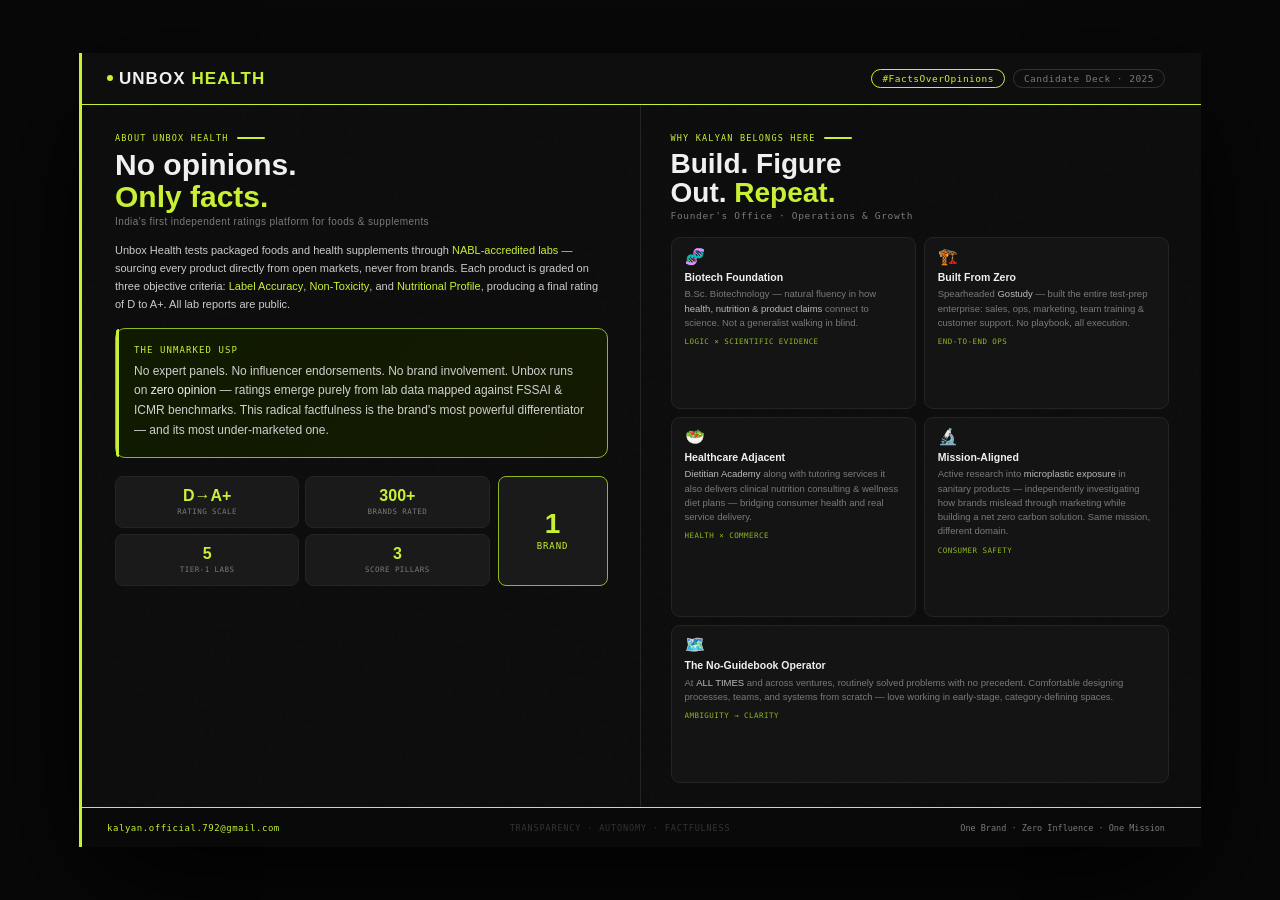
<file: index.html>
<!DOCTYPE html>
<!-- saved from url=(0091)file:///C:/Users/karth/Downloads/Unbox%20Health%20%E2%80%94%20Candidate%20Introduction.html -->
<html lang="en"><head><meta http-equiv="Content-Type" content="text/html; charset=UTF-8">

<meta name="viewport" content="width=device-width, initial-scale=1.0">
<title>Unbox Health — Candidate Introduction</title>
<link rel="preconnect" href="https://fonts.googleapis.com/">
<link rel="preconnect" href="https://fonts.gstatic.com/" crossorigin="">
<link href="file:///C:/Users/karth/Downloads/Unbox%20Health%20%E2%80%94%20Candidate%20Introduction_files/css2" rel="stylesheet">
<style>
  /* ── RESET & BASE ───────────────────────────────────────────── */
  *, *::before, *::after { box-sizing: border-box; margin: 0; padding: 0; }

  :root {
    --bg:        #0C0C0C;
    --surface:   #141414;
    --surface2:  #1A1A1A;
    --border:    #242424;
    --accent:    #C8F135;
    --accent2:   #8FB820;
    --white:     #F0F0F0;
    --muted:     #7A7A7A;
    --dim:       #333333;
    --danger:    #FF5252;

    --font-display: 'Syne', sans-serif;
    --font-body:    'DM Sans', sans-serif;
    --font-mono:    'DM Mono', monospace;
  }

  html, body {
    width: 100%; height: 100%;
    background: #080808;
    display: flex; align-items: center; justify-content: center;
    min-height: 100vh;
    font-family: var(--font-body);
  }

  /* ── SLIDE WRAPPER — A4 landscape proportions ───────────────── */
  .slide {
    width: 1122px;
    height: 794px;
    background: var(--bg);
    display: grid;
    grid-template-rows: 52px 1fr 40px;
    grid-template-columns: 1fr 1px 1fr;
    position: relative;
    overflow: hidden;
    box-shadow: 0 40px 120px rgba(0,0,0,.9);
  }

  /* Left accent edge */
  .slide::before {
    content: '';
    position: absolute;
    left: 0; top: 0; bottom: 0;
    width: 3px;
    background: var(--accent);
    z-index: 10;
  }

  /* Subtle noise texture overlay */
  .slide::after {
    content: '';
    position: absolute;
    inset: 0;
    background-image: url("data:image/svg+xml,%3Csvg viewBox='0 0 200 200' xmlns='http://www.w3.org/2000/svg'%3E%3Cfilter id='n'%3E%3CfeTurbulence type='fractalNoise' baseFrequency='0.75' numOctaves='4' stitchTiles='stitch'/%3E%3C/filter%3E%3Crect width='100%25' height='100%25' filter='url(%23n)' opacity='0.04'/%3E%3C/svg%3E");
    pointer-events: none;
    z-index: 1;
    opacity: 0.35;
  }

  /* ── HEADER ─────────────────────────────────────────────────── */
  header {
    grid-column: 1 / 4;
    grid-row: 1;
    background: #0E0E0E;
    border-bottom: 1px solid var(--accent);
    display: flex;
    align-items: center;
    justify-content: space-between;
    padding: 0 36px 0 28px;
    z-index: 5;
  }

  .logo {
    display: flex;
    align-items: baseline;
    gap: 6px;
    font-family: var(--font-display);
    font-size: 17px;
    font-weight: 800;
    letter-spacing: 0.06em;
  }
  .logo-unbox { color: var(--white); }
  .logo-health { color: var(--accent); }
  .logo-dot {
    width: 6px; height: 6px;
    border-radius: 50%;
    background: var(--accent);
    margin-bottom: 2px;
    align-self: center;
  }

  .header-tags {
    display: flex; gap: 8px; align-items: center;
  }
  .pill {
    font-family: var(--font-mono);
    font-size: 9.5px;
    color: var(--accent);
    border: 0.8px solid var(--accent);
    border-radius: 20px;
    padding: 3px 10px;
    letter-spacing: 0.05em;
    white-space: nowrap;
  }
  .pill.dim {
    color: var(--muted);
    border-color: var(--dim);
  }

  /* ── DIVIDER (vertical) ─────────────────────────────────────── */
  .v-divider {
    grid-column: 2;
    grid-row: 2;
    background: var(--border);
    width: 1px;
    z-index: 5;
  }

  /* ── COLUMNS ────────────────────────────────────────────────── */
  .col {
    padding: 28px 32px 24px 36px;
    display: flex;
    flex-direction: column;
    gap: 0;
    overflow: hidden;
    z-index: 2;
  }
  .col-right { padding-left: 30px; }

  /* ── SECTION LABEL ──────────────────────────────────────────── */
  .section-label {
    font-family: var(--font-mono);
    font-size: 8.5px;
    color: var(--accent);
    letter-spacing: 0.14em;
    text-transform: uppercase;
    margin-bottom: 6px;
    display: flex;
    align-items: center;
    gap: 8px;
  }
  .section-label::after {
    content: '';
    display: block;
    width: 28px;
    height: 1.5px;
    background: var(--accent);
    border-radius: 2px;
  }

  /* ── HEADLINE ───────────────────────────────────────────────── */
  .headline {
    font-family: var(--font-display);
    font-size: 30px;
    font-weight: 800;
    line-height: 1.05;
    margin-bottom: 4px;
    color: var(--white);
  }
  .headline .hl { color: var(--accent); }

  .subhead {
    font-size: 10px;
    color: var(--muted);
    letter-spacing: 0.04em;
    margin-bottom: 14px;
    font-weight: 300;
  }

  /* ── BODY TEXT ──────────────────────────────────────────────── */
  .body-text {
    font-size: 11px;
    line-height: 1.65;
    color: #CCCCCC;
    font-weight: 300;
    margin-bottom: 14px;
  }
  .body-text b { color: var(--accent); font-weight: 500; }

  /* ── USP BOX ────────────────────────────────────────────────── */
  .usp-box {
    background: linear-gradient(135deg, #0F1A00 0%, #141A02 100%);
    border: 0.8px solid var(--accent2);
    border-radius: 10px;
    padding: 16px 18px;
    margin-bottom: 14px;
    position: relative;
    overflow: visible;
    flex-shrink: 0;
  }
  .usp-box::before {
    content: '';
    position: absolute;
    top: 0; left: 0;
    width: 3px; height: 100%;
    background: var(--accent);
    border-radius: 10px 0 0 10px;
  }
  .usp-label {
    font-family: var(--font-mono);
    font-size: 9px;
    color: var(--accent);
    letter-spacing: 0.12em;
    text-transform: uppercase;
    margin-bottom: 7px;
  }
  .usp-text {
    font-size: 12px;
    line-height: 1.65;
    color: #D0D0D0;
    font-weight: 300;
  }
  .usp-text b { color: var(--white); font-weight: 500; }

  /* ── STAT BLOCKS ────────────────────────────────────────────── */
  .stats-row {
    display: flex;
    gap: 8px;
    margin-top: 4px;
    align-items: stretch;
    height: 110px;
  }
  .stats-grid {
    display: grid;
    grid-template-columns: 1fr 1fr;
    grid-template-rows: 1fr 1fr;
    gap: 6px;
    flex: 1;
  }
  .stat-block {
    background: var(--surface2);
    border: 0.6px solid var(--border);
    border-radius: 8px;
    padding: 6px 4px;
    text-align: center;
    display: flex;
    flex-direction: column;
    align-items: center;
    justify-content: center;
  }
  .stat-number {
    font-family: var(--font-display);
    font-size: 16px;
    font-weight: 800;
    color: var(--accent);
    line-height: 1;
    margin-bottom: 3px;
  }
  .stat-label {
    font-family: var(--font-mono);
    font-size: 7.5px;
    color: var(--muted);
    letter-spacing: 0.06em;
    text-transform: uppercase;
  }
  .stat-block-vertical {
    background: var(--surface2);
    border: 0.6px solid var(--accent2);
    border-radius: 8px;
    padding: 10px 8px;
    text-align: center;
    display: flex;
    flex-direction: column;
    align-items: center;
    justify-content: center;
    width: 110px;
    flex-shrink: 0;
  }
  .stat-block-vertical .stat-number {
    font-size: 28px;
  }
  .stat-block-vertical .stat-label {
    font-size: 9px;
    color: var(--accent);
    letter-spacing: 0.1em;
  }

  /* ── RIGHT COLUMN ────────────────────────────────────────────── */
  .candidate-name {
    font-family: var(--font-display);
    font-size: 28px;
    font-weight: 800;
    line-height: 1.05;
    color: var(--white);
    margin-bottom: 2px;
  }
  .candidate-name .hl { color: var(--accent); }

  .candidate-role {
    font-size: 9.5px;
    color: var(--muted);
    letter-spacing: 0.07em;
    font-family: var(--font-mono);
    margin-bottom: 16px;
  }

  /* Fit cards grid */
  .fit-grid {
    display: grid;
    grid-template-columns: 1fr 1fr;
    gap: 8px;
    flex: 1;
  }

  .fit-card {
    background: var(--surface);
    border: 0.6px solid var(--border);
    border-radius: 9px;
    padding: 11px 13px;
    display: flex;
    flex-direction: column;
    gap: 4px;
    position: relative;
    overflow: hidden;
    transition: border-color 0.2s;
  }
  .fit-card:hover { border-color: var(--accent2); }

  .fit-card::after {
    content: '';
    position: absolute;
    bottom: 0; left: 0; right: 0;
    height: 2px;
    background: linear-gradient(90deg, var(--accent) 0%, transparent 100%);
    opacity: 0;
    transition: opacity 0.2s;
  }
  .fit-card:hover::after { opacity: 1; }

  .fit-card.wide {
    grid-column: 1 / 3;
  }

  .card-icon {
    font-size: 16px;
    margin-bottom: 2px;
    line-height: 1;
  }
  .card-title {
    font-family: var(--font-display);
    font-size: 10.5px;
    font-weight: 700;
    color: var(--white);
    line-height: 1.2;
  }
  .card-desc {
    font-size: 9.5px;
    line-height: 1.5;
    color: var(--muted);
    font-weight: 300;
  }
  .card-desc b { color: #BBBBBB; font-weight: 400; }

  .card-tag {
    display: inline-block;
    margin-top: 3px;
    font-family: var(--font-mono);
    font-size: 7.5px;
    color: var(--accent2);
    letter-spacing: 0.06em;
    text-transform: uppercase;
  }

  /* ── FOOTER ─────────────────────────────────────────────────── */
  footer {
    grid-column: 1 / 4;
    grid-row: 3;
    background: #090909;
    border-top: 0.8px solid var(--accent);
    display: flex;
    align-items: center;
    justify-content: space-between;
    padding: 0 36px 0 28px;
    z-index: 5;
  }
  .footer-link {
    font-family: var(--font-mono);
    font-size: 9px;
    color: var(--accent);
    letter-spacing: 0.06em;
  }
  .footer-mid {
    font-family: var(--font-mono);
    font-size: 8.5px;
    color: var(--dim);
    letter-spacing: 0.1em;
    text-transform: uppercase;
  }
  .footer-right {
    font-family: var(--font-mono);
    font-size: 8.5px;
    color: var(--muted);
  }

  /* ── PRINT STYLES ────────────────────────────────────────────── */
  @media print {
    html, body { background: none; display: block; }
    .slide {
      width: 297mm; height: 210mm;
      box-shadow: none;
    }
    .fit-card:hover { border-color: var(--border); }
    .fit-card:hover::after { opacity: 0; }
  }
</style>
</head>
<body>

<div class="slide">

  <!-- HEADER -->
  <header>
    <div class="logo">
      <div class="logo-dot"></div>
      <span class="logo-unbox">UNBOX</span>
      <span class="logo-health">HEALTH</span>
    </div>
    <div class="header-tags">
      <span class="pill">#FactsOverOpinions</span>
      <span class="pill dim">Candidate Deck · 2025</span>
    </div>
  </header>

  <!-- LEFT COLUMN: About Unbox -->
  <div class="col">
    <div class="section-label">About UNBOX HEALTH</div>

    <div class="headline">No opinions.<br><span class="hl">Only facts.</span></div>
    <div class="subhead">India's first independent ratings platform for foods &amp; supplements</div>

    <p class="body-text">
      Unbox Health tests packaged foods and health supplements through
      <b>NABL-accredited labs</b> — sourcing every product directly from open
      markets, never from brands. Each product is graded on three objective
      criteria: <b>Label Accuracy</b>, <b>Non-Toxicity</b>, and
      <b>Nutritional Profile</b>, producing a final rating of D to A+.
      All lab reports are public.
    </p>

    <div class="usp-box">
      <div class="usp-label">The Unmarked USP</div>
      <p class="usp-text">
        No expert panels. No influencer endorsements. No brand involvement.
        Unbox runs on <b>zero opinion</b> — ratings emerge purely from lab data
        mapped against FSSAI &amp; ICMR benchmarks. This radical factfulness is
        the brand's most powerful differentiator — and its most under-marketed one.
      </p>
    </div>

    <div class="stats-row">
      <div class="stats-grid">
        <div class="stat-block">
          <div class="stat-number">D→A+</div>
          <div class="stat-label">Rating Scale</div>
        </div>
        <div class="stat-block">
          <div class="stat-number">300+</div>
          <div class="stat-label">Brands Rated</div>
        </div>
        <div class="stat-block">
          <div class="stat-number">5</div>
          <div class="stat-label">Tier-1 Labs</div>
        </div>
        <div class="stat-block">
          <div class="stat-number">3</div>
          <div class="stat-label">Score Pillars</div>
        </div>
      </div>
      <div class="stat-block-vertical">
        <div class="stat-number">1</div>
        <div class="stat-label">BRAND</div>
      </div>
    </div>
  </div>

  <!-- VERTICAL DIVIDER -->
  <div class="v-divider"></div>

  <!-- RIGHT COLUMN: Candidate -->
  <div class="col col-right">
    <div class="section-label">Why Kalyan Belongs Here</div>

    <div class="candidate-name">Build. Figure<br>Out. <span class="hl">Repeat.</span></div>
    <div class="candidate-role">Founder's Office · Operations &amp; Growth</div>

    <div class="fit-grid">

      <div class="fit-card">
        <div class="card-icon">🧬</div>
        <div class="card-title">Biotech Foundation</div>
        <p class="card-desc">B.Sc. Biotechnology — natural fluency in how <b>health, nutrition &amp; product claims</b> connect to science. Not a generalist walking in blind.</p>
        <span class="card-tag">Logic × Scientific Evidence</span>
      </div>

      <div class="fit-card">
        <div class="card-icon">🏗️</div>
        <div class="card-title">Built From Zero</div>
        <p class="card-desc">Spearheaded <b>Gostudy</b> — built the entire test-prep enterprise: sales, ops, marketing, team training &amp; customer support. No playbook, all execution.</p>
        <span class="card-tag">End-to-End Ops</span>
      </div>

      <div class="fit-card">
        <div class="card-icon">🥗</div>
        <div class="card-title">Healthcare Adjacent</div>
        <p class="card-desc"><b>Dietitian Academy</b> along with tutoring services it also delivers clinical nutrition consulting &amp; wellness diet plans — bridging consumer health and real service delivery.</p>
        <span class="card-tag">Health × Commerce</span>
      </div>

      <div class="fit-card">
        <div class="card-icon">🔬</div>
        <div class="card-title">Mission-Aligned</div>
        <p class="card-desc">Active research into <b>microplastic exposure</b> in sanitary products — independently investigating how brands mislead through marketing while building a net zero carbon solution. Same mission, different domain.</p>
        <span class="card-tag">Consumer Safety</span>
      </div>

      <div class="fit-card wide">
        <div class="card-icon">🗺️</div>
        <div class="card-title">The No-Guidebook Operator</div>
        <p class="card-desc">At <b>ALL TIMES</b> and across ventures, routinely solved problems with no precedent. Comfortable designing processes, teams, and systems from scratch — love working in early-stage, category-defining spaces.</p>
        <span class="card-tag">Ambiguity → Clarity</span>
      </div>

    </div>
  </div>

  <!-- FOOTER -->
  <footer>
    <span class="footer-link">kalyan.official.792@gmail.com</span>
    <span class="footer-mid">Transparency · Autonomy · Factfulness</span>
    <span class="footer-right">One Brand · Zero Influence · One Mission</span>
  </footer>

</div>



</body></html>
</file>
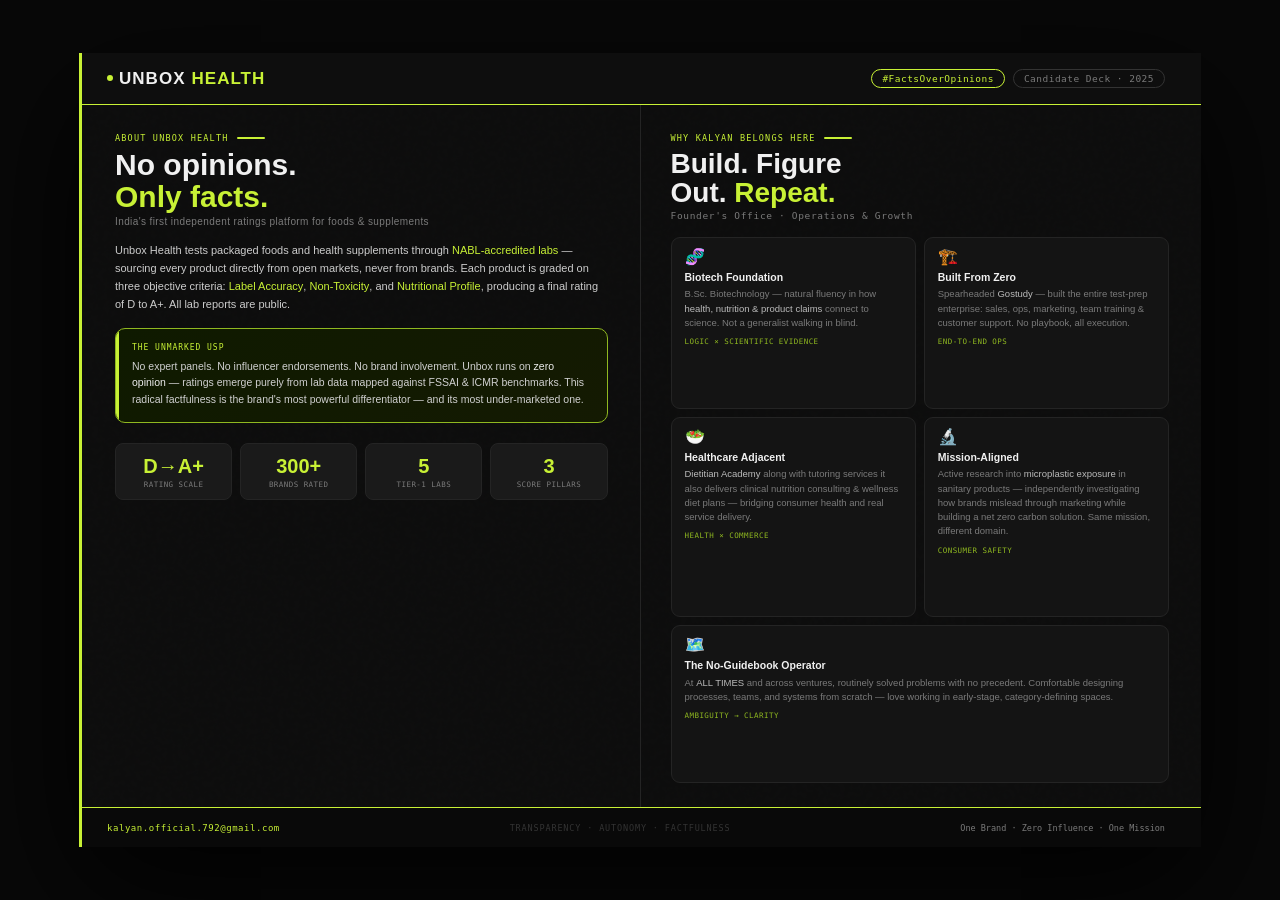
<file: Unbox Health — Candidate Introduction.html>
<!DOCTYPE html>
<!-- saved from url=(0091)file:///C:/Users/karth/Downloads/Unbox%20Health%20%E2%80%94%20Candidate%20Introduction.html -->
<html lang="en"><head><meta http-equiv="Content-Type" content="text/html; charset=UTF-8">

<meta name="viewport" content="width=device-width, initial-scale=1.0">
<title>Unbox Health — Candidate Introduction</title>
<link rel="preconnect" href="https://fonts.googleapis.com/">
<link rel="preconnect" href="https://fonts.gstatic.com/" crossorigin="">
<link href="./Unbox Health — Candidate Introduction_files/css2" rel="stylesheet">
<style>
  /* ── RESET & BASE ───────────────────────────────────────────── */
  *, *::before, *::after { box-sizing: border-box; margin: 0; padding: 0; }

  :root {
    --bg:        #0C0C0C;
    --surface:   #141414;
    --surface2:  #1A1A1A;
    --border:    #242424;
    --accent:    #C8F135;
    --accent2:   #8FB820;
    --white:     #F0F0F0;
    --muted:     #7A7A7A;
    --dim:       #333333;
    --danger:    #FF5252;

    --font-display: 'Syne', sans-serif;
    --font-body:    'DM Sans', sans-serif;
    --font-mono:    'DM Mono', monospace;
  }

  html, body {
    width: 100%; height: 100%;
    background: #080808;
    display: flex; align-items: center; justify-content: center;
    min-height: 100vh;
    font-family: var(--font-body);
  }

  /* ── SLIDE WRAPPER — A4 landscape proportions ───────────────── */
  .slide {
    width: 1122px;
    height: 794px;
    background: var(--bg);
    display: grid;
    grid-template-rows: 52px 1fr 40px;
    grid-template-columns: 1fr 1px 1fr;
    position: relative;
    overflow: hidden;
    box-shadow: 0 40px 120px rgba(0,0,0,.9);
  }

  /* Left accent edge */
  .slide::before {
    content: '';
    position: absolute;
    left: 0; top: 0; bottom: 0;
    width: 3px;
    background: var(--accent);
    z-index: 10;
  }

  /* Subtle noise texture overlay */
  .slide::after {
    content: '';
    position: absolute;
    inset: 0;
    background-image: url("data:image/svg+xml,%3Csvg viewBox='0 0 200 200' xmlns='http://www.w3.org/2000/svg'%3E%3Cfilter id='n'%3E%3CfeTurbulence type='fractalNoise' baseFrequency='0.75' numOctaves='4' stitchTiles='stitch'/%3E%3C/filter%3E%3Crect width='100%25' height='100%25' filter='url(%23n)' opacity='0.04'/%3E%3C/svg%3E");
    pointer-events: none;
    z-index: 1;
    opacity: 0.35;
  }

  /* ── HEADER ─────────────────────────────────────────────────── */
  header {
    grid-column: 1 / 4;
    grid-row: 1;
    background: #0E0E0E;
    border-bottom: 1px solid var(--accent);
    display: flex;
    align-items: center;
    justify-content: space-between;
    padding: 0 36px 0 28px;
    z-index: 5;
  }

  .logo {
    display: flex;
    align-items: baseline;
    gap: 6px;
    font-family: var(--font-display);
    font-size: 17px;
    font-weight: 800;
    letter-spacing: 0.06em;
  }
  .logo-unbox { color: var(--white); }
  .logo-health { color: var(--accent); }
  .logo-dot {
    width: 6px; height: 6px;
    border-radius: 50%;
    background: var(--accent);
    margin-bottom: 2px;
    align-self: center;
  }

  .header-tags {
    display: flex; gap: 8px; align-items: center;
  }
  .pill {
    font-family: var(--font-mono);
    font-size: 9.5px;
    color: var(--accent);
    border: 0.8px solid var(--accent);
    border-radius: 20px;
    padding: 3px 10px;
    letter-spacing: 0.05em;
    white-space: nowrap;
  }
  .pill.dim {
    color: var(--muted);
    border-color: var(--dim);
  }

  /* ── DIVIDER (vertical) ─────────────────────────────────────── */
  .v-divider {
    grid-column: 2;
    grid-row: 2;
    background: var(--border);
    width: 1px;
    z-index: 5;
  }

  /* ── COLUMNS ────────────────────────────────────────────────── */
  .col {
    padding: 28px 32px 24px 36px;
    display: flex;
    flex-direction: column;
    gap: 0;
    overflow: hidden;
    z-index: 2;
  }
  .col-right { padding-left: 30px; }

  /* ── SECTION LABEL ──────────────────────────────────────────── */
  .section-label {
    font-family: var(--font-mono);
    font-size: 8.5px;
    color: var(--accent);
    letter-spacing: 0.14em;
    text-transform: uppercase;
    margin-bottom: 6px;
    display: flex;
    align-items: center;
    gap: 8px;
  }
  .section-label::after {
    content: '';
    display: block;
    width: 28px;
    height: 1.5px;
    background: var(--accent);
    border-radius: 2px;
  }

  /* ── HEADLINE ───────────────────────────────────────────────── */
  .headline {
    font-family: var(--font-display);
    font-size: 30px;
    font-weight: 800;
    line-height: 1.05;
    margin-bottom: 4px;
    color: var(--white);
  }
  .headline .hl { color: var(--accent); }

  .subhead {
    font-size: 10px;
    color: var(--muted);
    letter-spacing: 0.04em;
    margin-bottom: 14px;
    font-weight: 300;
  }

  /* ── BODY TEXT ──────────────────────────────────────────────── */
  .body-text {
    font-size: 11px;
    line-height: 1.65;
    color: #CCCCCC;
    font-weight: 300;
    margin-bottom: 14px;
  }
  .body-text b { color: var(--accent); font-weight: 500; }

  /* ── USP BOX ────────────────────────────────────────────────── */
  .usp-box {
    background: linear-gradient(135deg, #0F1A00 0%, #141A02 100%);
    border: 0.8px solid var(--accent2);
    border-radius: 10px;
    padding: 14px 16px;
    margin-bottom: 16px;
    position: relative;
    overflow: hidden;
  }
  .usp-box::before {
    content: '';
    position: absolute;
    top: 0; left: 0;
    width: 3px; height: 100%;
    background: var(--accent);
    border-radius: 10px 0 0 10px;
  }
  .usp-label {
    font-family: var(--font-mono);
    font-size: 8px;
    color: var(--accent);
    letter-spacing: 0.12em;
    text-transform: uppercase;
    margin-bottom: 6px;
  }
  .usp-text {
    font-size: 10.5px;
    line-height: 1.6;
    color: #D0D0D0;
    font-weight: 300;
  }
  .usp-text b { color: var(--white); font-weight: 500; }

  /* ── STAT BLOCKS ────────────────────────────────────────────── */
  .stats-row {
    display: flex;
    gap: 8px;
    margin-top: 4px;
  }
  .stat-block {
    flex: 1;
    background: var(--surface2);
    border: 0.6px solid var(--border);
    border-radius: 8px;
    padding: 12px 10px 10px;
    text-align: center;
  }
  .stat-number {
    font-family: var(--font-display);
    font-size: 20px;
    font-weight: 800;
    color: var(--accent);
    line-height: 1;
    margin-bottom: 4px;
  }
  .stat-label {
    font-family: var(--font-mono);
    font-size: 7.5px;
    color: var(--muted);
    letter-spacing: 0.06em;
    text-transform: uppercase;
  }

  /* ── RIGHT COLUMN ────────────────────────────────────────────── */
  .candidate-name {
    font-family: var(--font-display);
    font-size: 28px;
    font-weight: 800;
    line-height: 1.05;
    color: var(--white);
    margin-bottom: 2px;
  }
  .candidate-name .hl { color: var(--accent); }

  .candidate-role {
    font-size: 9.5px;
    color: var(--muted);
    letter-spacing: 0.07em;
    font-family: var(--font-mono);
    margin-bottom: 16px;
  }

  /* Fit cards grid */
  .fit-grid {
    display: grid;
    grid-template-columns: 1fr 1fr;
    gap: 8px;
    flex: 1;
  }

  .fit-card {
    background: var(--surface);
    border: 0.6px solid var(--border);
    border-radius: 9px;
    padding: 11px 13px;
    display: flex;
    flex-direction: column;
    gap: 4px;
    position: relative;
    overflow: hidden;
    transition: border-color 0.2s;
  }
  .fit-card:hover { border-color: var(--accent2); }

  .fit-card::after {
    content: '';
    position: absolute;
    bottom: 0; left: 0; right: 0;
    height: 2px;
    background: linear-gradient(90deg, var(--accent) 0%, transparent 100%);
    opacity: 0;
    transition: opacity 0.2s;
  }
  .fit-card:hover::after { opacity: 1; }

  .fit-card.wide {
    grid-column: 1 / 3;
  }

  .card-icon {
    font-size: 16px;
    margin-bottom: 2px;
    line-height: 1;
  }
  .card-title {
    font-family: var(--font-display);
    font-size: 10.5px;
    font-weight: 700;
    color: var(--white);
    line-height: 1.2;
  }
  .card-desc {
    font-size: 9.5px;
    line-height: 1.5;
    color: var(--muted);
    font-weight: 300;
  }
  .card-desc b { color: #BBBBBB; font-weight: 400; }

  .card-tag {
    display: inline-block;
    margin-top: 3px;
    font-family: var(--font-mono);
    font-size: 7.5px;
    color: var(--accent2);
    letter-spacing: 0.06em;
    text-transform: uppercase;
  }

  /* ── FOOTER ─────────────────────────────────────────────────── */
  footer {
    grid-column: 1 / 4;
    grid-row: 3;
    background: #090909;
    border-top: 0.8px solid var(--accent);
    display: flex;
    align-items: center;
    justify-content: space-between;
    padding: 0 36px 0 28px;
    z-index: 5;
  }
  .footer-link {
    font-family: var(--font-mono);
    font-size: 9px;
    color: var(--accent);
    letter-spacing: 0.06em;
  }
  .footer-mid {
    font-family: var(--font-mono);
    font-size: 8.5px;
    color: var(--dim);
    letter-spacing: 0.1em;
    text-transform: uppercase;
  }
  .footer-right {
    font-family: var(--font-mono);
    font-size: 8.5px;
    color: var(--muted);
  }

  /* ── PRINT STYLES ────────────────────────────────────────────── */
  @media print {
    html, body { background: none; display: block; }
    .slide {
      width: 297mm; height: 210mm;
      box-shadow: none;
    }
    .fit-card:hover { border-color: var(--border); }
    .fit-card:hover::after { opacity: 0; }
  }
</style>
</head>
<body>

<div class="slide">

  <!-- HEADER -->
  <header>
    <div class="logo">
      <div class="logo-dot"></div>
      <span class="logo-unbox">UNBOX</span>
      <span class="logo-health">HEALTH</span>
    </div>
    <div class="header-tags">
      <span class="pill">#FactsOverOpinions</span>
      <span class="pill dim">Candidate Deck · 2025</span>
    </div>
  </header>

  <!-- LEFT COLUMN: About Unbox -->
  <div class="col">
    <div class="section-label">About UNBOX HEALTH</div>

    <div class="headline">No opinions.<br><span class="hl">Only facts.</span></div>
    <div class="subhead">India's first independent ratings platform for foods &amp; supplements</div>

    <p class="body-text">
      Unbox Health tests packaged foods and health supplements through
      <b>NABL-accredited labs</b> — sourcing every product directly from open
      markets, never from brands. Each product is graded on three objective
      criteria: <b>Label Accuracy</b>, <b>Non-Toxicity</b>, and
      <b>Nutritional Profile</b>, producing a final rating of D to A+.
      All lab reports are public.
    </p>

    <div class="usp-box">
      <div class="usp-label">The Unmarked USP</div>
      <p class="usp-text">
        No expert panels. No influencer endorsements. No brand involvement.
        Unbox runs on <b>zero opinion</b> — ratings emerge purely from lab data
        mapped against FSSAI &amp; ICMR benchmarks. This radical factfulness is
        the brand's most powerful differentiator — and its most under-marketed one.
      </p>
    </div>

    <div class="stats-row">
      <div class="stat-block">
        <div class="stat-number">D→A+</div>
        <div class="stat-label">Rating Scale</div>
      </div>
      <div class="stat-block">
        <div class="stat-number">300+</div>
        <div class="stat-label">Brands Rated</div>
      </div>
      <div class="stat-block">
        <div class="stat-number">5</div>
        <div class="stat-label">Tier-1 Labs</div>
      </div>
      <div class="stat-block">
        <div class="stat-number">3</div>
        <div class="stat-label">Score Pillars</div>
      </div>
    </div>
  </div>

  <!-- VERTICAL DIVIDER -->
  <div class="v-divider"></div>

  <!-- RIGHT COLUMN: Candidate -->
  <div class="col col-right">
    <div class="section-label">Why Kalyan Belongs Here</div>

    <div class="candidate-name">Build. Figure<br>Out. <span class="hl">Repeat.</span></div>
    <div class="candidate-role">Founder's Office · Operations &amp; Growth</div>

    <div class="fit-grid">

      <div class="fit-card">
        <div class="card-icon">🧬</div>
        <div class="card-title">Biotech Foundation</div>
        <p class="card-desc">B.Sc. Biotechnology — natural fluency in how <b>health, nutrition &amp; product claims</b> connect to science. Not a generalist walking in blind.</p>
        <span class="card-tag">Logic × Scientific Evidence</span>
      </div>

      <div class="fit-card">
        <div class="card-icon">🏗️</div>
        <div class="card-title">Built From Zero</div>
        <p class="card-desc">Spearheaded <b>Gostudy</b> — built the entire test-prep enterprise: sales, ops, marketing, team training &amp; customer support. No playbook, all execution.</p>
        <span class="card-tag">End-to-End Ops</span>
      </div>

      <div class="fit-card">
        <div class="card-icon">🥗</div>
        <div class="card-title">Healthcare Adjacent</div>
        <p class="card-desc"><b>Dietitian Academy</b> along with tutoring services it also delivers clinical nutrition consulting &amp; wellness diet plans — bridging consumer health and real service delivery.</p>
        <span class="card-tag">Health × Commerce</span>
      </div>

      <div class="fit-card">
        <div class="card-icon">🔬</div>
        <div class="card-title">Mission-Aligned</div>
        <p class="card-desc">Active research into <b>microplastic exposure</b> in sanitary products — independently investigating how brands mislead through marketing while building a net zero carbon solution. Same mission, different domain.</p>
        <span class="card-tag">Consumer Safety</span>
      </div>

      <div class="fit-card wide">
        <div class="card-icon">🗺️</div>
        <div class="card-title">The No-Guidebook Operator</div>
        <p class="card-desc">At <b>ALL TIMES</b> and across ventures, routinely solved problems with no precedent. Comfortable designing processes, teams, and systems from scratch — love working in early-stage, category-defining spaces.</p>
        <span class="card-tag">Ambiguity → Clarity</span>
      </div>

    </div>
  </div>

  <!-- FOOTER -->
  <footer>
    <span class="footer-link">kalyan.official.792@gmail.com</span>
    <span class="footer-mid">Transparency · Autonomy · Factfulness</span>
    <span class="footer-right">One Brand · Zero Influence · One Mission</span>
  </footer>

</div>



</body></html>
</file>
